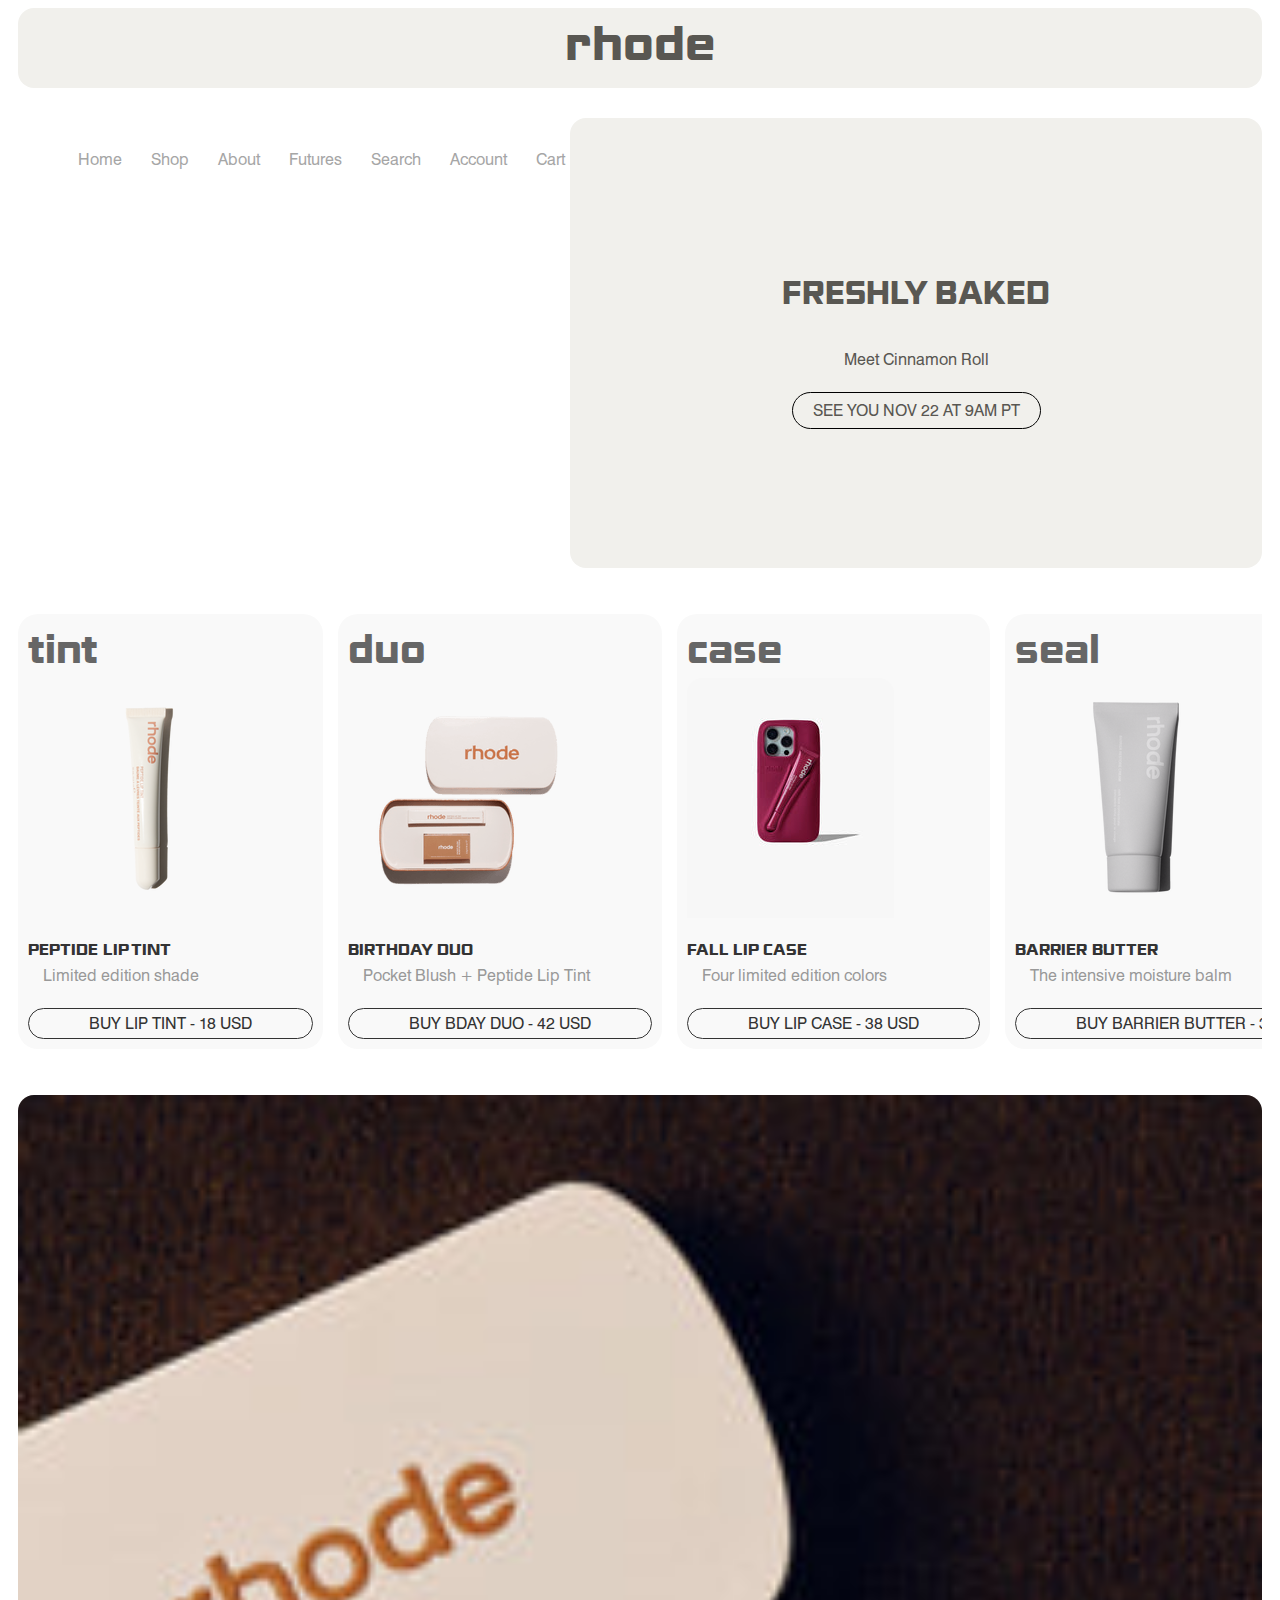
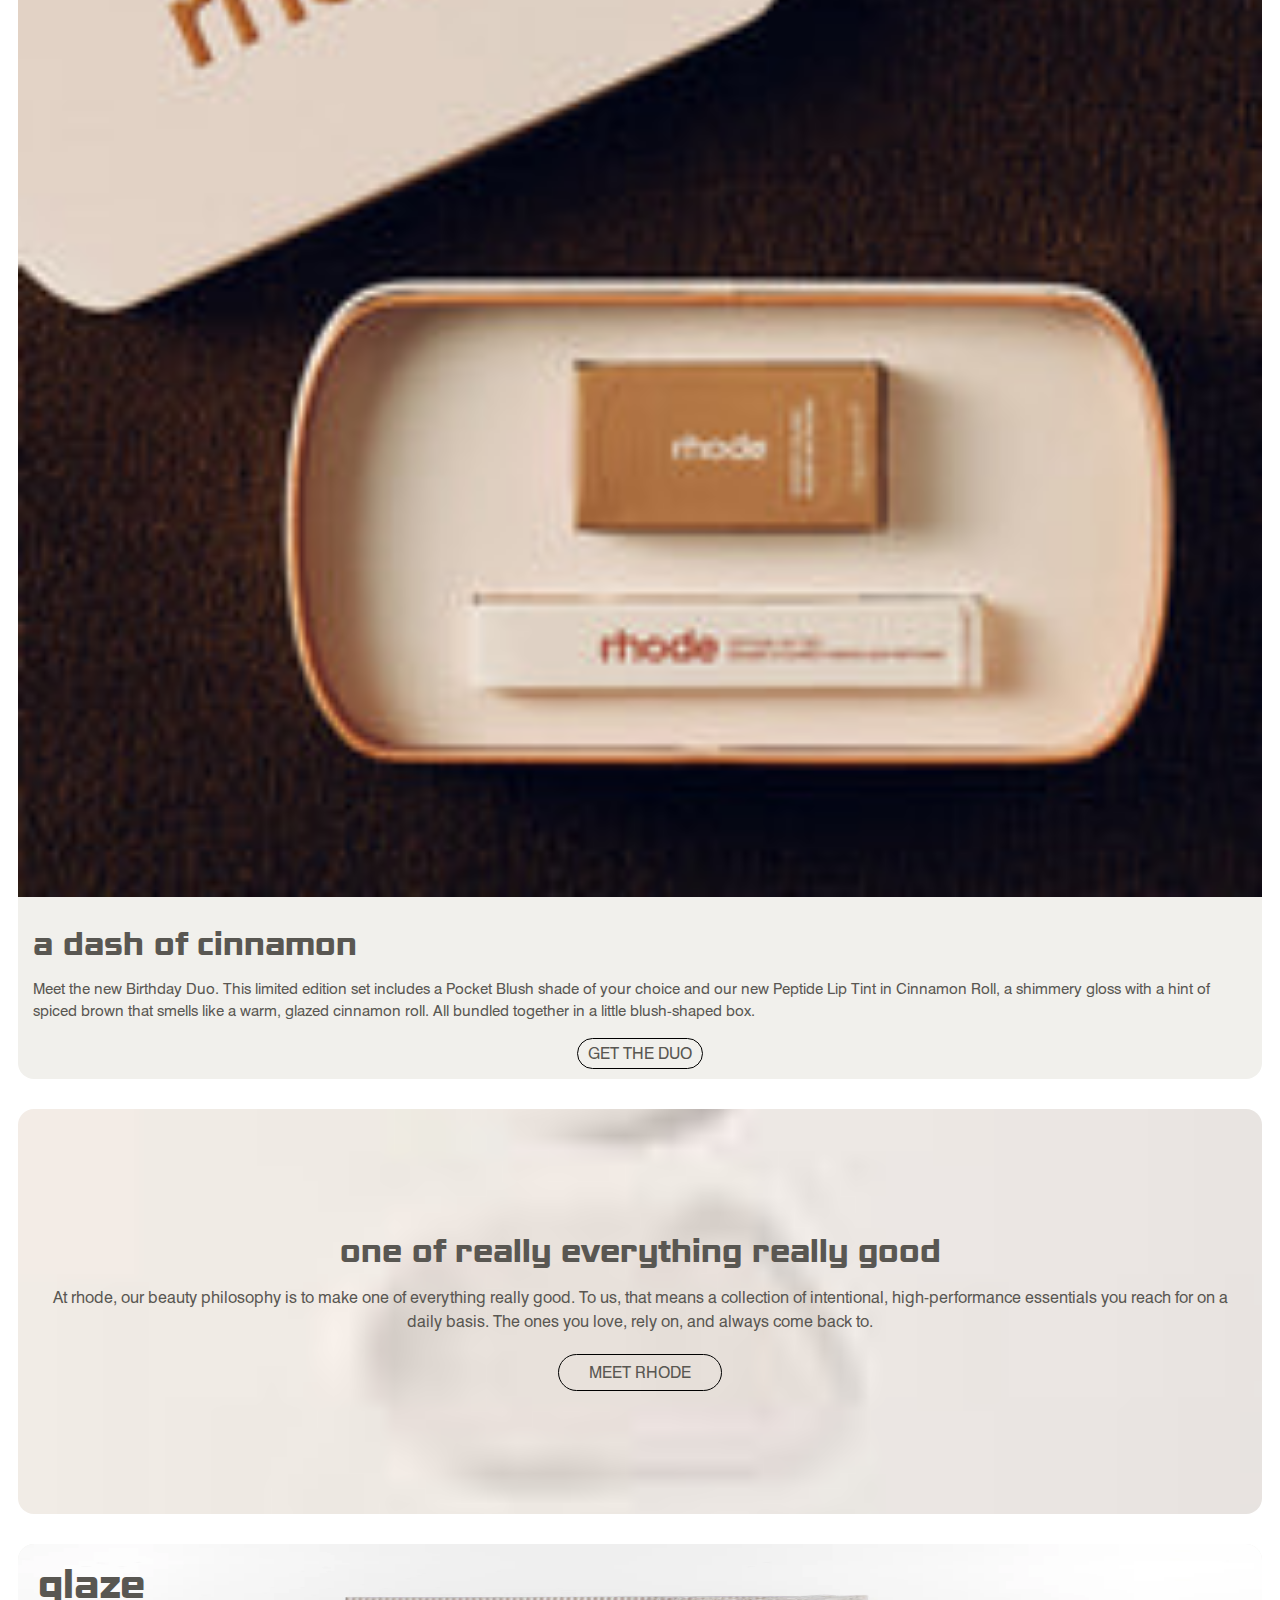
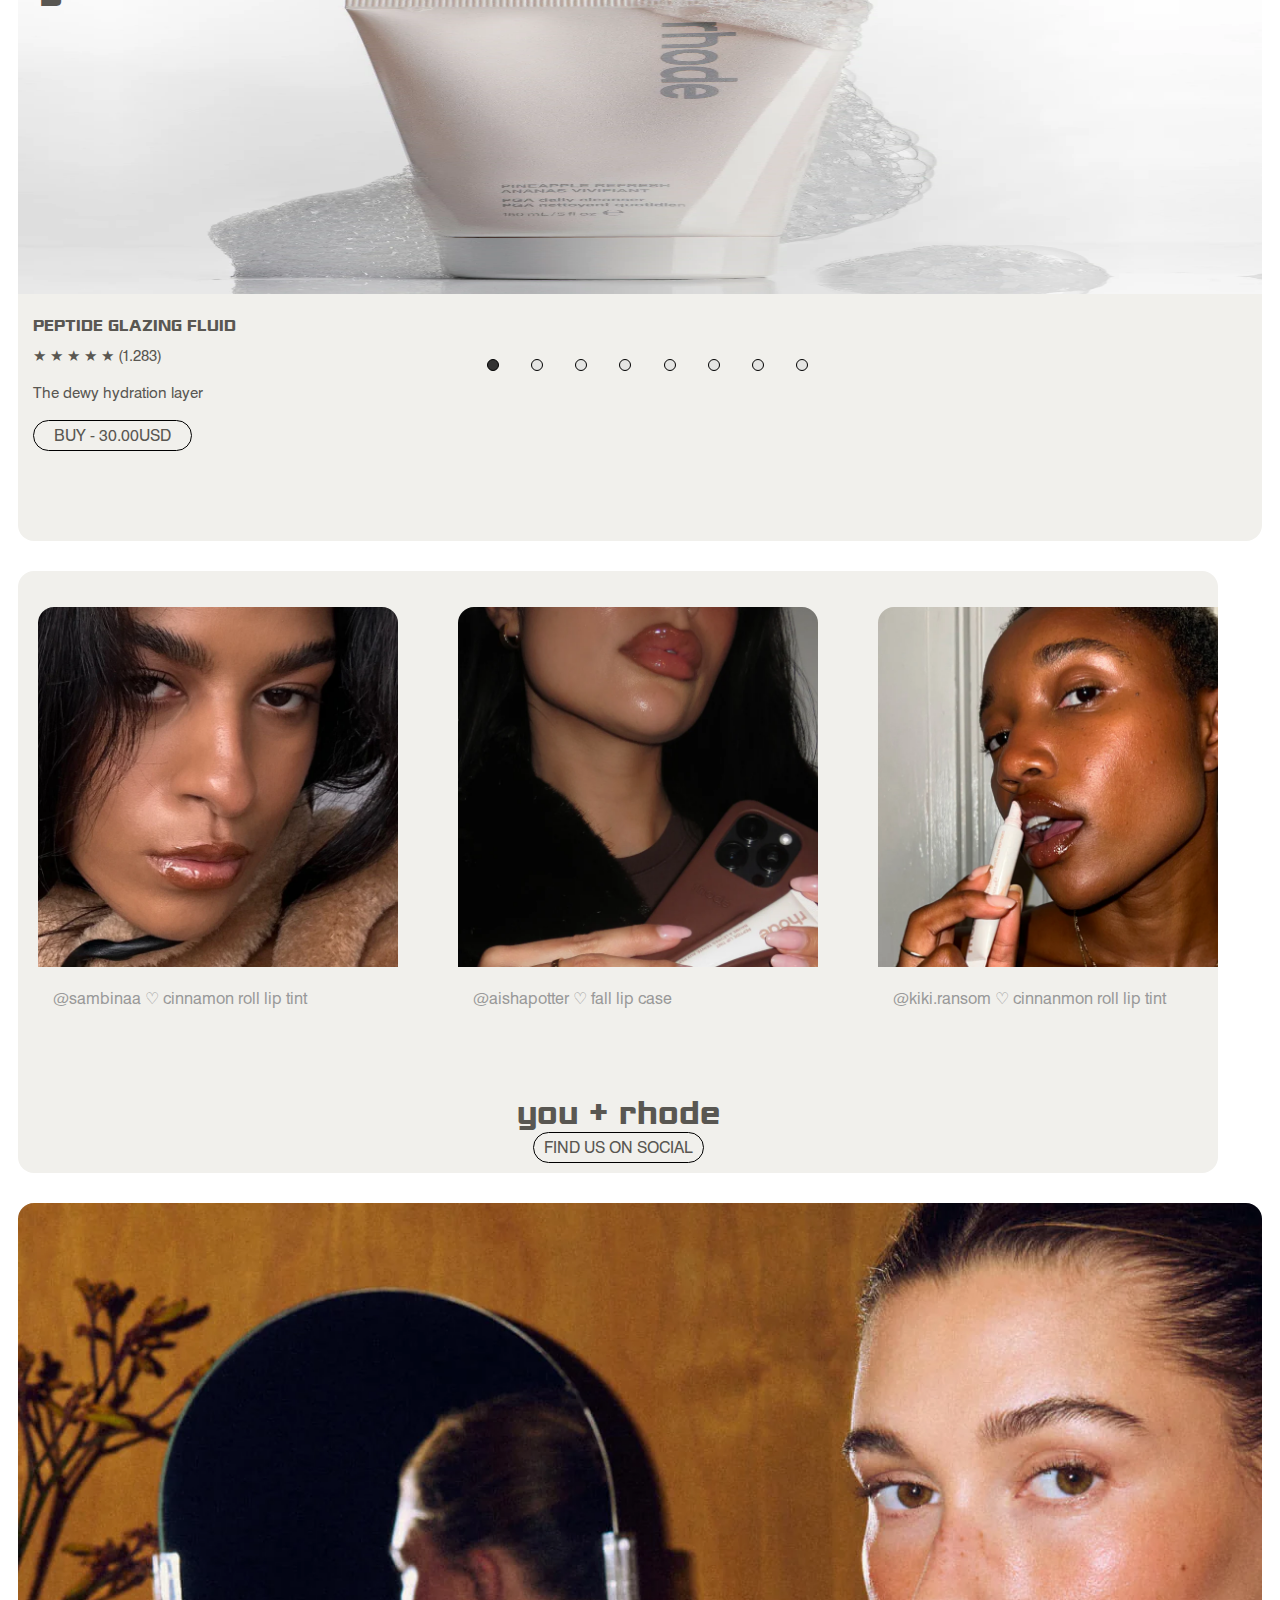
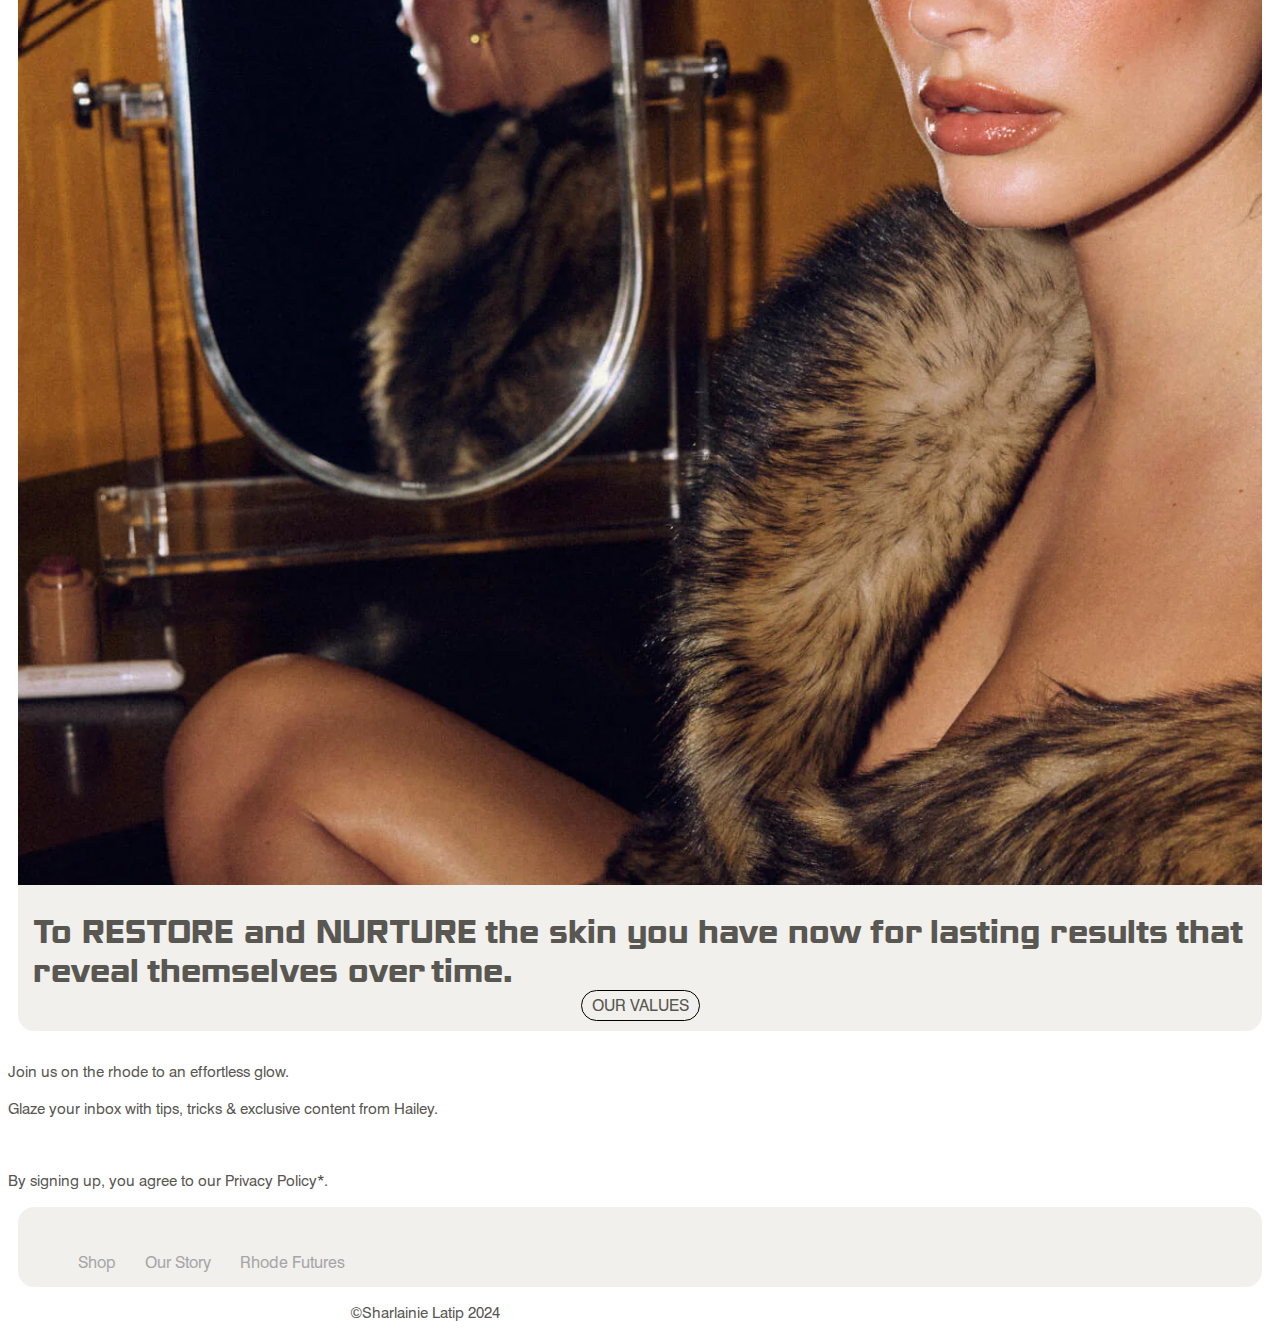
<file: index.html>
<!DOCTYPE html>
<html lang="en">
	
<head>
	<meta charset="UTF-8">
	<meta name="author" content="jouw naam">
	<meta name="viewport" content="width=device-width, initial-scale=1">
	
	<title>rhode</title>
	
	<link href="styles/style.css" rel="stylesheet">
	<link rel="icon" type="image/svg+xml" href="images/favicon.svg">
</head>



	<body>

		<header>
			<nav class="header-nav">
				<div class="h1-container">
					<a href="index.html">
					<h1>rhode</h1></a>
				</div>
				<input type="checkbox" id="check">
					<label for="check" class="checkbtn">
						<i class="material-icons" style="font-size:36px">
							<img src="images/menubar.png" alt="menu">
						</i>
					</label>
					<ul class="header-ul">
						<li><a class="active" href="index.html">Home</a></li>
						<li><a href="">Shop</a></li>
						<li><a href="">About</a></li>
						<li><a href="futures.html">Futures</a></li>
						<li><a href="">Search</a></li>
						<li><a href="">Account</a></li>
						<li><a href="">Cart</a></li>
					</ul>
				</nav>
		</header>




		<main>

		<section class="vid1-background-container">
			<h2>FRESHLY BAKED</h2>
			<p>Meet Cinnamon Roll</p>
			<div>
				<!-- <video src="videos/rhode-video.mp4"></video> -->
			</div>
			<a href="#">SEE YOU NOV 22 AT 9AM PT</a>
		</section>


		<section class="carousel1-container">
			<h2 class="h2-visually-hidden">rhode best sellers at the moment</h2> 
			<!-- h2 visually hidden maken -->
			<div class="carousel1"></div>
			<div>
				<ul class="carousel1-items">
					<li>
						<h3>tint</h3>
						<h4>PEPTIDE LIP TINT</h4>
						<P>Limited edition shade</P>
						<img src="images/menu_image-cinnamonroll_medium.png" alt="cinnamonroll liptint">
						<a href="#">BUY LIP TINT - 18 USD</a>
					</li>
					<li>
						<h3>duo</h3>
						<h4>BIRTHDAY DUO</h4>
						<P>Pocket Blush + Peptide Lip Tint</P>
						<img src="images/bdayduo-main_medium.png" alt="bday duo products">
						<a href="#">BUY BDAY DUO - 42 USD</a>
					</li>
					<li>
						<h3>case</h3>
						<h4>FALL LIP CASE</h4>
						<P>Four limited edition colors</P>
						<img src="images/product_card_-_raspberry_case_-_standing_medium.jpg" alt="raspberry phone case">
						<a href="#">BUY LIP CASE - 38 USD</a>
					</li>
					<li>
						<h3>seal</h3>
						<h4>BARRIER BUTTER</h4>
						<P>The intensive moisture balm</P>
						<img src="images/brc-2000x2000_1_2_medium.png" alt="barrier butter product">
						<a href="#">BUY BARRIER BUTTER - 38 USD</a>
					</li>
					<li>
						<h3>prep</h3>
						<h4>GLAZING MILK</h4>
						<p>The essential prep layer</p>
						<img src="images/glazing-milk-standing_medium.jpg" alt="glazing milk product">
						<a href="#">BUY GLAZING MILK - 30 USD </a>
					</li>
					<li>
						<h3>blush + tint</h3>
						<h4>THE FALL DUOS</h4>
						<p>Cozy fall combos</p>
						<img src="images/espresso-duo-product-card_3a83b671-3a65-4595-8318-56b7556eb8f8_medium.jpg" alt="">
						<a href="#">BUY THE DUO - 42 USD </a>
					</li>
					<li>
						<h3>case</h3>
						<h4>LIP CASE</h4>
						<p>Your essentials in one place</p>
						<img src="images/lip-case-vanilla-product-card_f3c74983-dec3-4ebb-a310-aa298db9a675_medium.jpg" alt="vanilla lipt tint and rhode phone case">
						<a href="#">BUY LIP CASE - 38 USD</a>
					</li>
					<li>
						<h3>the kit</h3>
						<h4>THE RHODE KIT</h4>
						<p>Four daily skin essentials</p>
						<img src="images/rhode-kit-product-card_a2ba8a70-ba98-40e0-bdd7-f9349fb01a44_medium.jpg" alt="rhode kit essentials">
						<a href="">BUY THE KIT - 109 USD</a>
					</li>
					<li>
						<h3>blush</h3>
						<h4>POCKET BLUSH</h4>
						<p>The natural flush</p>
						<img src="images/product_card_-_sleepy_girl_medium.jpg" alt="pocket blush product">
						<a href="">BUY BLUSH - 24 USD</a>
					</li>
					<li>
						<h3>lip tints</h3>
						<h4>THE PEPTIDE LIP TINTS</h4>
						<p>All four shades together</p>
						<img src="images/menu_-_sq_-_core_tints_1_medium.png" alt="4 peptide lip tints products">
						<a href="">BUY THE LIPT TINTS - 65 USD</a>
					</li>
					<li>
						<h3>the set</h3>
						<h4>THE POCKET BLUSHES</h4>
						<p>All six shades together</p>
						<img src="images/product_card_-_set-flatlay_medium.png" alt="6 pocket blushes">
						<a href="">BUY THE SET 130 USD</a>
					</li>
					<li>
						<h3>nourish</h3>
						<h4>PEPTIDE LIP TREATMEN</h4>
						<p>The nourishing lip layer</p>
						<img src="images/menu_-_rhode-vanilla_-_SQ_medium.png" alt="peptide lip treatment vanilla">
						<a href="">BUY LIP TREATMENT - 180 USD</a>
					</li>
					<li>
						<h3>lip treats</h3>
						<h4>THE PEPTIDE LIP TREATMENTS</h4>
						<p>All four scents together</p>
						<img src="images/product_card_-_treat_set_-_standing_85c75386-9c77-4c3f-9999-1ef4352d5202_medium.jpg" alt="4 scented peptide lip treatment">
						<a href="">BUY LIP TREATMENTS - 65 USD</a>
					</li>
					<li>
						<h3>cleanse</h3>
						<h4>PINEAPPLE FRESH</h4>
						<p>The daily cleanser</p>
						<img src="images/cleanser-product-card-02_medium.jpg" alt="cleanser product">
						<a href="#">BUY CLEANSER - 28 USD</a>
					</li>
					<li>
						<h3>the set</h3>
						<h4>THE BARRIER SET</h4>
						<p>Skin nourishing trio</p>
						<img src="images/barrier-set-product-card_medium.jpg" alt="the barrier set">
						<a href="#">BUY THE SET - 82 USD</a>
					</li>
					<li>
						<h3>glaze</h3>
						<h4>PEPTIDE GLAZING FLUID</h4>
						<p>The dewy hydration layer</p>
						<img src="images/product-card-glaze_medium.jpg" alt="peptide glazing fluid product">
						<a href="">BUY GLAZE - 30 USD</a>
					</li>
					<li>
						<h3>comfort</h3>
						<h4>BARRIER RESTORE CREAM</h4>
						<p>The rich recovery layer</p>
						<img src="images/brc_1_f0681be4-79d5-4ddf-bff4-55e8fdbb3b4b_medium.jpg" alt="barrier restore cream product">
						<a href="#">BUY BRC - 30 USD </a>
					</li>
				</ul>
			</div>
			<div class="carousel1-dots">
				<button data-index="0" class="active">Peptide Lip Tint</button>
				<button data-index="1">Birthday Duo</button>
				<button data-index="2">Fall Lip Case</button>
				<button data-index="3">Barrier Butter</button>
				<button data-index="4">Glazing Milk</button>
				<button data-index="5">The Fall Duos</button>
				<button data-index="6">Lip Case</button>
				<button data-index="7">The Rhode Kit</button>
				<button data-index="8">Pocket Blush</button>
				<button data-index="9">The Peptide Lip Tints</button>
				<button data-index="10">The Pocket Blushes</button>
				<button data-index="11">Peptide Lip Treatment</button>
				<button data-index="12">The Peptide Lip Treatments</button>
				<button data-index="13">Pineapple Fresh</button>
				<button data-index="14">The Barrier Set</button>
				<button data-index="15">Peptide Glazing Fluid</button>
				<button data-index="16">Barrier Restore Cream</button>
			</div>
		</section>

		<section>
			<h2>a dash of cinnamon</h2>
			<p>Meet the new Birthday Duo. This limited edition set includes a Pocket Blush shade of your choice and our new Peptide Lip Tint in Cinnamon Roll, a shimmery gloss with a hint of spiced brown that smells like a warm, glazed cinnamon roll. All bundled together in a little blush-shaped box.</p>
			<img src="images/jasmine-duos-hp_1_medium.jpg" alt="bday duo set">
			<a href="#">GET THE DUO</a>
		</section>


		<section class="img1-background-container" style="background-image: url('images/HP-swatches-mobile_697565b1-5a33-4433-82d8-d19aecc381ff_small.jpg');">
				<h2>one of really everything really good</h2>
			<p>At rhode, our beauty philosophy is to make one of everything really good. To us, that means a collection of intentional, high-performance essentials you reach for on a daily basis. The ones you love, rely on, and always come back to.</p>
			<!-- <img div="img1-container"	 src="images/HP-swatches-mobile_697565b1-5a33-4433-82d8-d19aecc381ff_small.jpg" alt="background picture"> -->
			<a href="">MEET RHODE</a>
		</section>

		<section id="justBolletjes" class="caroCarrousel" aria-label="Voorbeeld met alleen bolletjes" tabIndex="-1">
			<ul>
			  <li id="element1">
				<h3>glaze</h3>
				<h4>PEPTIDE GLAZING FLUID</h4>
				<p> ★ ★ ★ ★ ★ (1.283)</p>
				<p>The dewy hydration layer</p>
				<img src="images/home-section-carrousel2-/cleanse1-carrousel.webp" alt="pineapple refresh" />
				<a class="btn-carousel" href="">BUY - 30.00USD</a>
			</li>
			  <li id="element2">
				<h3>prep</h3>
				<h4>GLAZING MILK</h4>						
				<p>THe essential prep layer</p>
				<img src="images/home-section-carrousel2-/cleanse1-carrousel.webp" alt="glazing milk" />
				<a class="btn-carousel" href="">BUY - 30.00USD</a>
			</li>
			  <li id="element3">
				<h3>comfort</h3>
				<h4>PEPTIDE GLAZING FLUID</h4>
				<p>The dewy hydration layer</p>
				<img src="images/home-section-carrousel2-/prep2-carrousel.webp" alt="peptide glazing fluid" />
				<a class="btn-carousel" href="">BUY - 30.00USD</a>
			</li>
			  <li id="element4">
				<h3>comfort</h3>
				<h4>BARRIER RESTORE CREAM</h4>
				<p>The rich recovery layer</p>
				<img src="images/home-section-carrousel2-/glaze3-carrousel.webp" alt="barrier restore cream" alt="kittens" />
				<a class="btn-carousel" href="">BUY - 30.00USD</a>
			</li>
			  <li id="element5">
				<h3>seal</h3>
				<h4>BARRIER BUTTER</h4>
				<p>The intensive moisture balm</p>
				<img src="images/home-section-carrousel2-/comfort4-carrousel.jpg" alt="barrier butter" alt="kittens" />
				<a class="btn-carousel" href="">BUY - 22.00USD</a>
			</li>
			  <li id="element6">
				<h3>nourish</h3>
				<h4>PEPTIDE LIP TREATMENT</h4>
				<p>The nourishing layer</p>
				<img src="images/home-section-carrousel2-/seal5-carrousel.webp" alt="peptide lip treatment" />
				<a class="btn-carousel" href="">BUY - 18.00USD</a>
			</li>
			  <li id="element7">
				<h3>tint</h3>
				<h4>PEPTIDE LIPTINT</h4>
				<p>The tinted lip layer</p>
				<img src="images/home-section-carrousel2-/tint7-carrousel.webp" alt="peptide liptint" />
				<a class="btn-carousel" href="#">BUY - 18.00USD</a>
			</li>
			  <li id="element8">
				<h3>blush</h3>
				<h4>POCKET BLUSH</h4>
				<p>The natural flush</p>
				<img src="images/home-section-carrousel2-/blush8-carrousel.webp" alt="blush" />
				<a class="btn-carousel" href="#">BUY - 24.00USD</a>
			</li>
			</ul>
			
			<nav>
				<ul>
				  <li><a href="#element1" aria-label="go to element1"></a></li>
				  <li><a href="#element2" aria-label="go to element2"></a></li>
				  <li><a href="#element3" aria-label="go to element3"></a></li>
				  <li><a href="#element4" aria-label="go to element4"></a></li>
				  <li><a href="#element5" aria-label="go to element5"></a></li>
				  <li><a href="#element6" aria-label="go to element6"></a></li>
				  <li><a href="#element7" aria-label="go to element7"></a></li>
				  <li><a href="#element8" aria-label="go to element8"></a></li>
				</ul>
			  </nav>
			</section>





		  
		<section class="carousel3-container">
			<h2>you + rhode</h2>
			<div class="carousel3">
			<ul class="carousel3-items">
				<li>
					<p>@sambinaa ♡ cinnamon roll lip tint</p>
					<img src="images/home-section-carrousel3/sambina-img.webp" alt="sambina's favorite product">
				</li>
				<li>
					<p>@aishapotter ♡ fall lip case</p>
					<img src="images/home-section-carrousel3/aishapotter-img.webp" alt="aishapotter's favorite product">
				</li>
				<li>
					<p>@kiki.ransom ♡ cinnanmon roll lip tint</p>
					<img src="images/home-section-carrousel3/kiki.ransom-img.webp" alt="kiki's favorite product">
				</li>
				<li>
					<p>@xoxotsumi ♡ cinnamon roll lip tint</p>
					<img src="images/home-section-carrousel3/xoxotsumi-img.webp" alt="sumi's favorite product">
				</li>
				<li>
					<p>@evarankiin ♡ barrier butter</p>
					<img src="images/home-section-carrousel3/evarankiin-img.webp" alt="eva's favorite product">
				</li>
			</ul>
		</div>
			<a href="">FIND US ON SOCIAL</a>
		</section>

		<section>
			<h2>To RESTORE and NURTURE the skin you have now for lasting results that reveal themselves over time.</h2>
			<img src="images/img-section7.webp" alt="hailey bieber">
			<a href="">OUR VALUES</a>
		</section>

	</main>

	<footer>
	
		<p>Join us on the rhode to an effortless glow.</p>
		<p>Glaze your inbox with tips, tricks & exclusive content from Hailey.</p>
	
		<form action="EmailAdress">
				<a href="">SUBSCRIBE</a>
		</form>
	
		<p>By signing up, you agree to our Privacy Policy*.</p>
	
		<nav>
		  <ul>
			<li><a href="shop.html">Shop</a></li>
			<li><a href="our-story.html">Our Story</a></li>
			<li><a href="futures.html">Rhode Futures</a></li>
		  </ul>
		</nav>
	
			<p>&copy;Sharlainie Latip 2024</p>
	  </footer>

	  <script defer src="scripts/script.js"></script>

	</body>
	

	

</html>
</file>
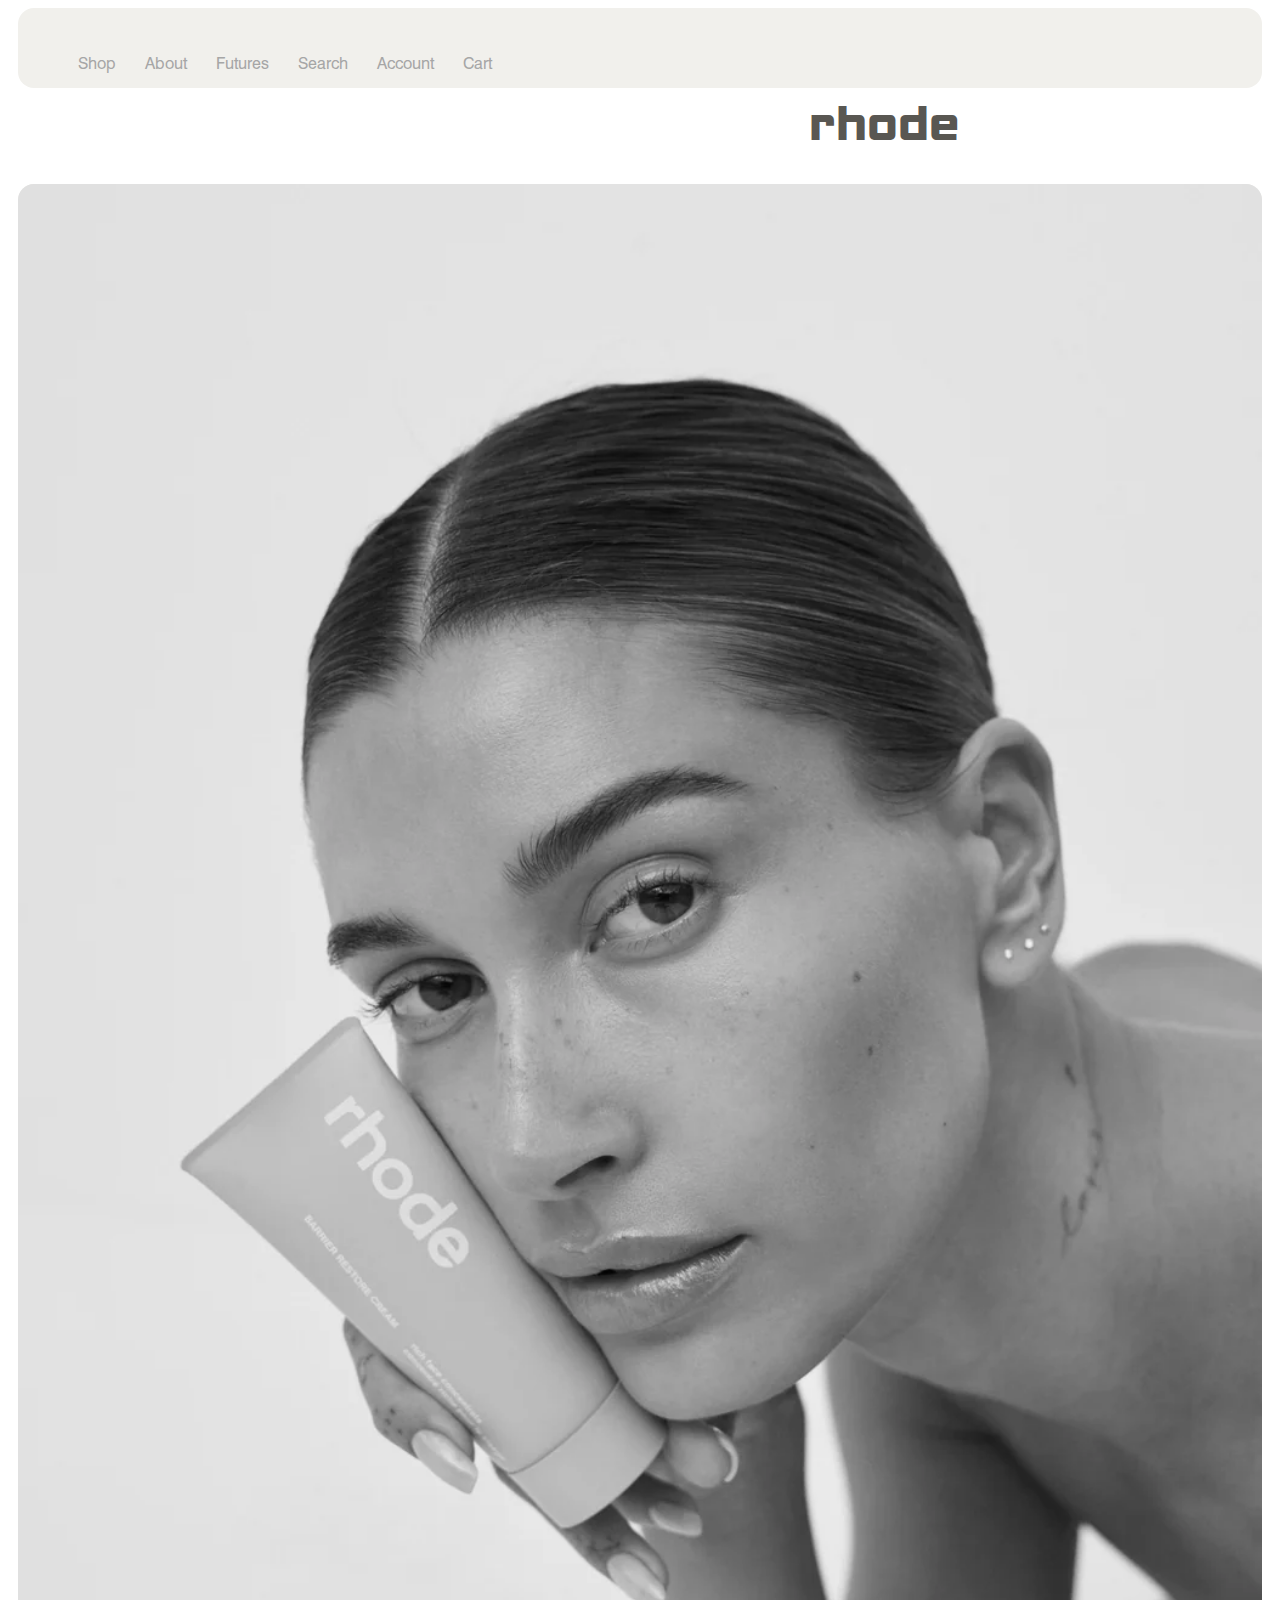
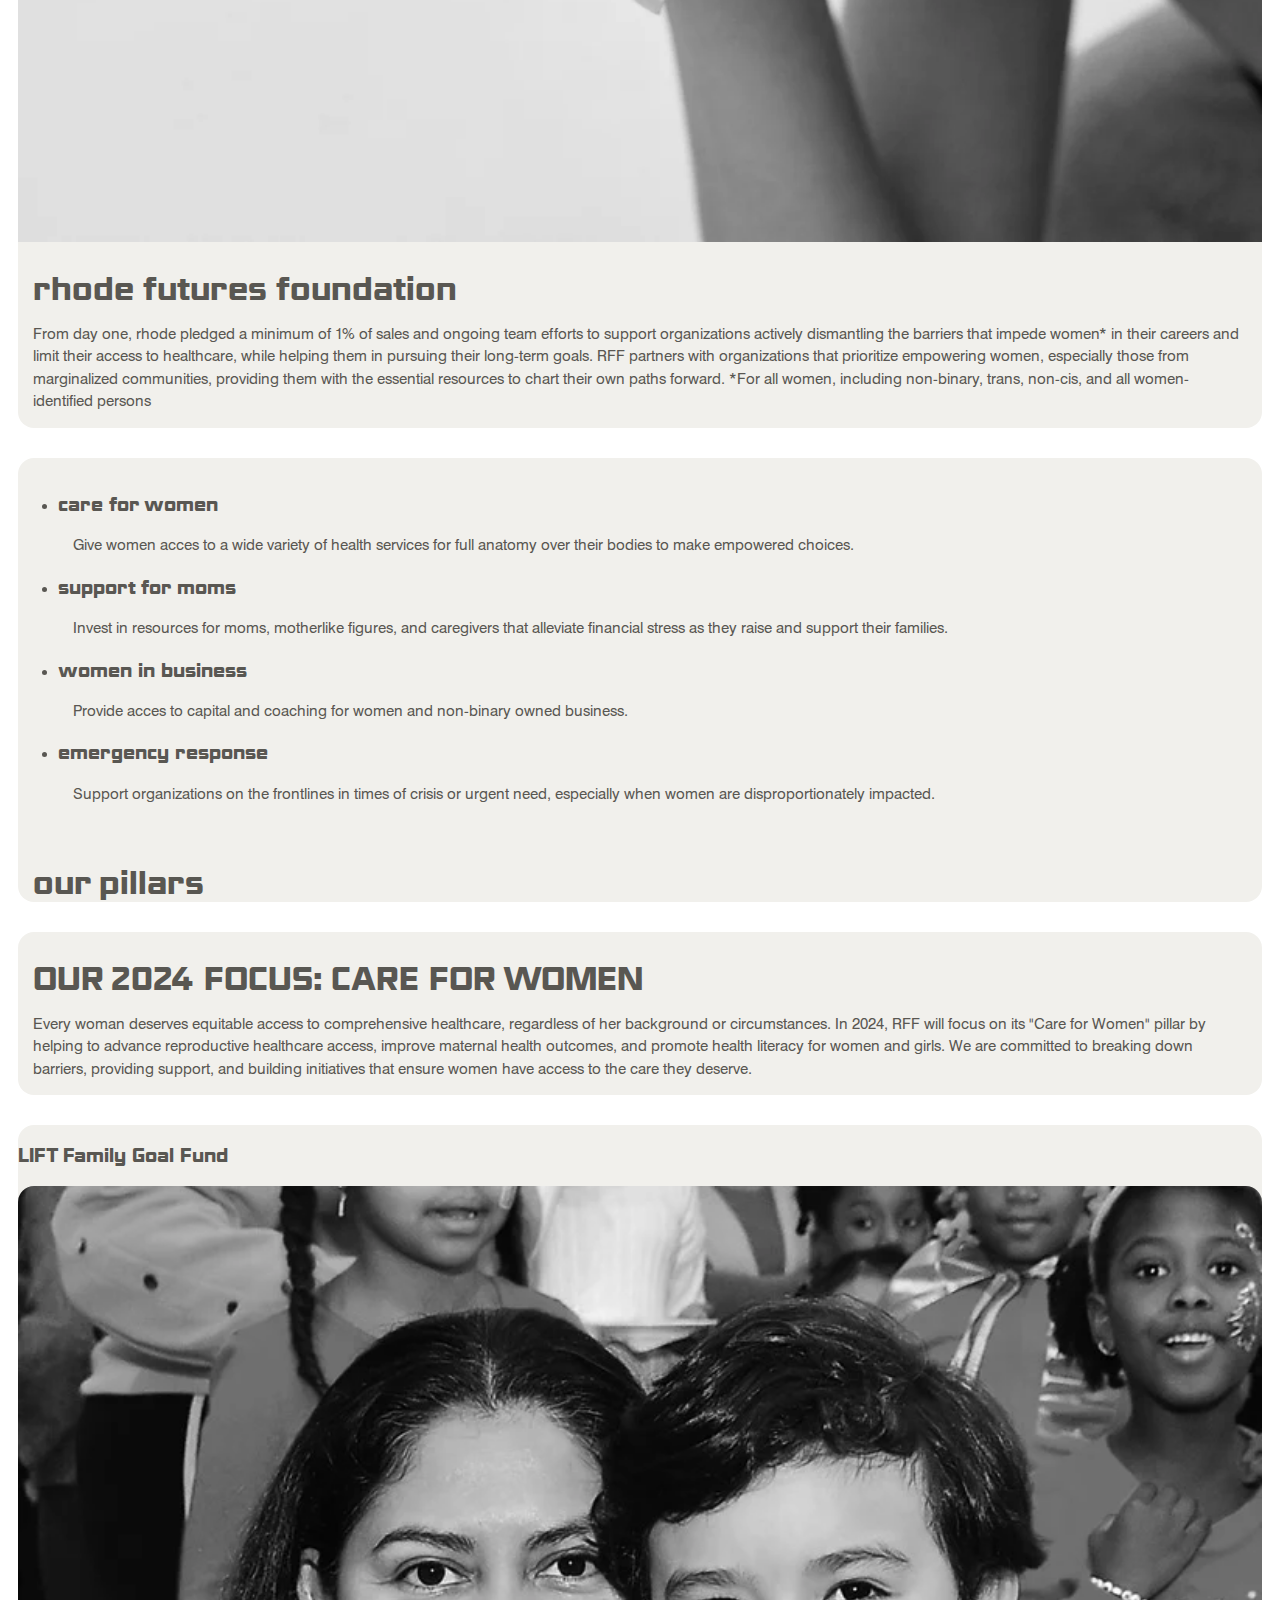
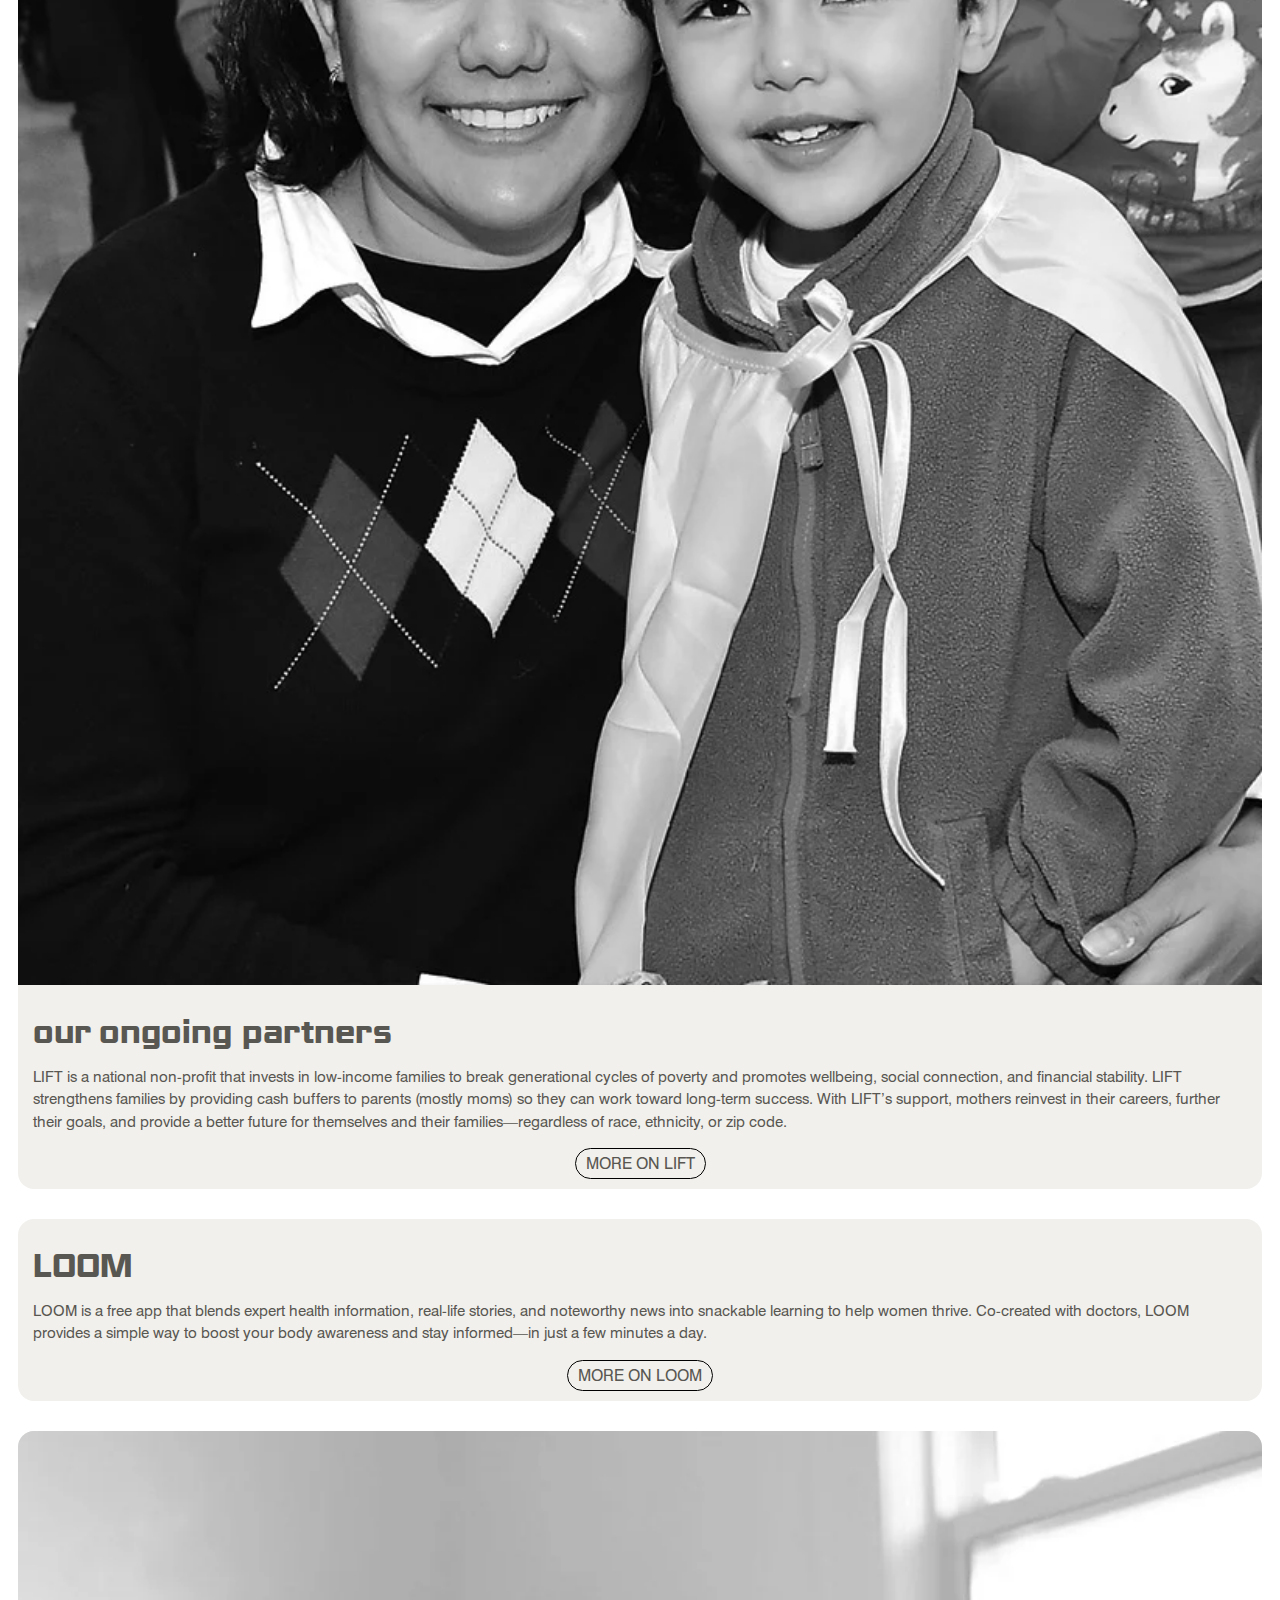
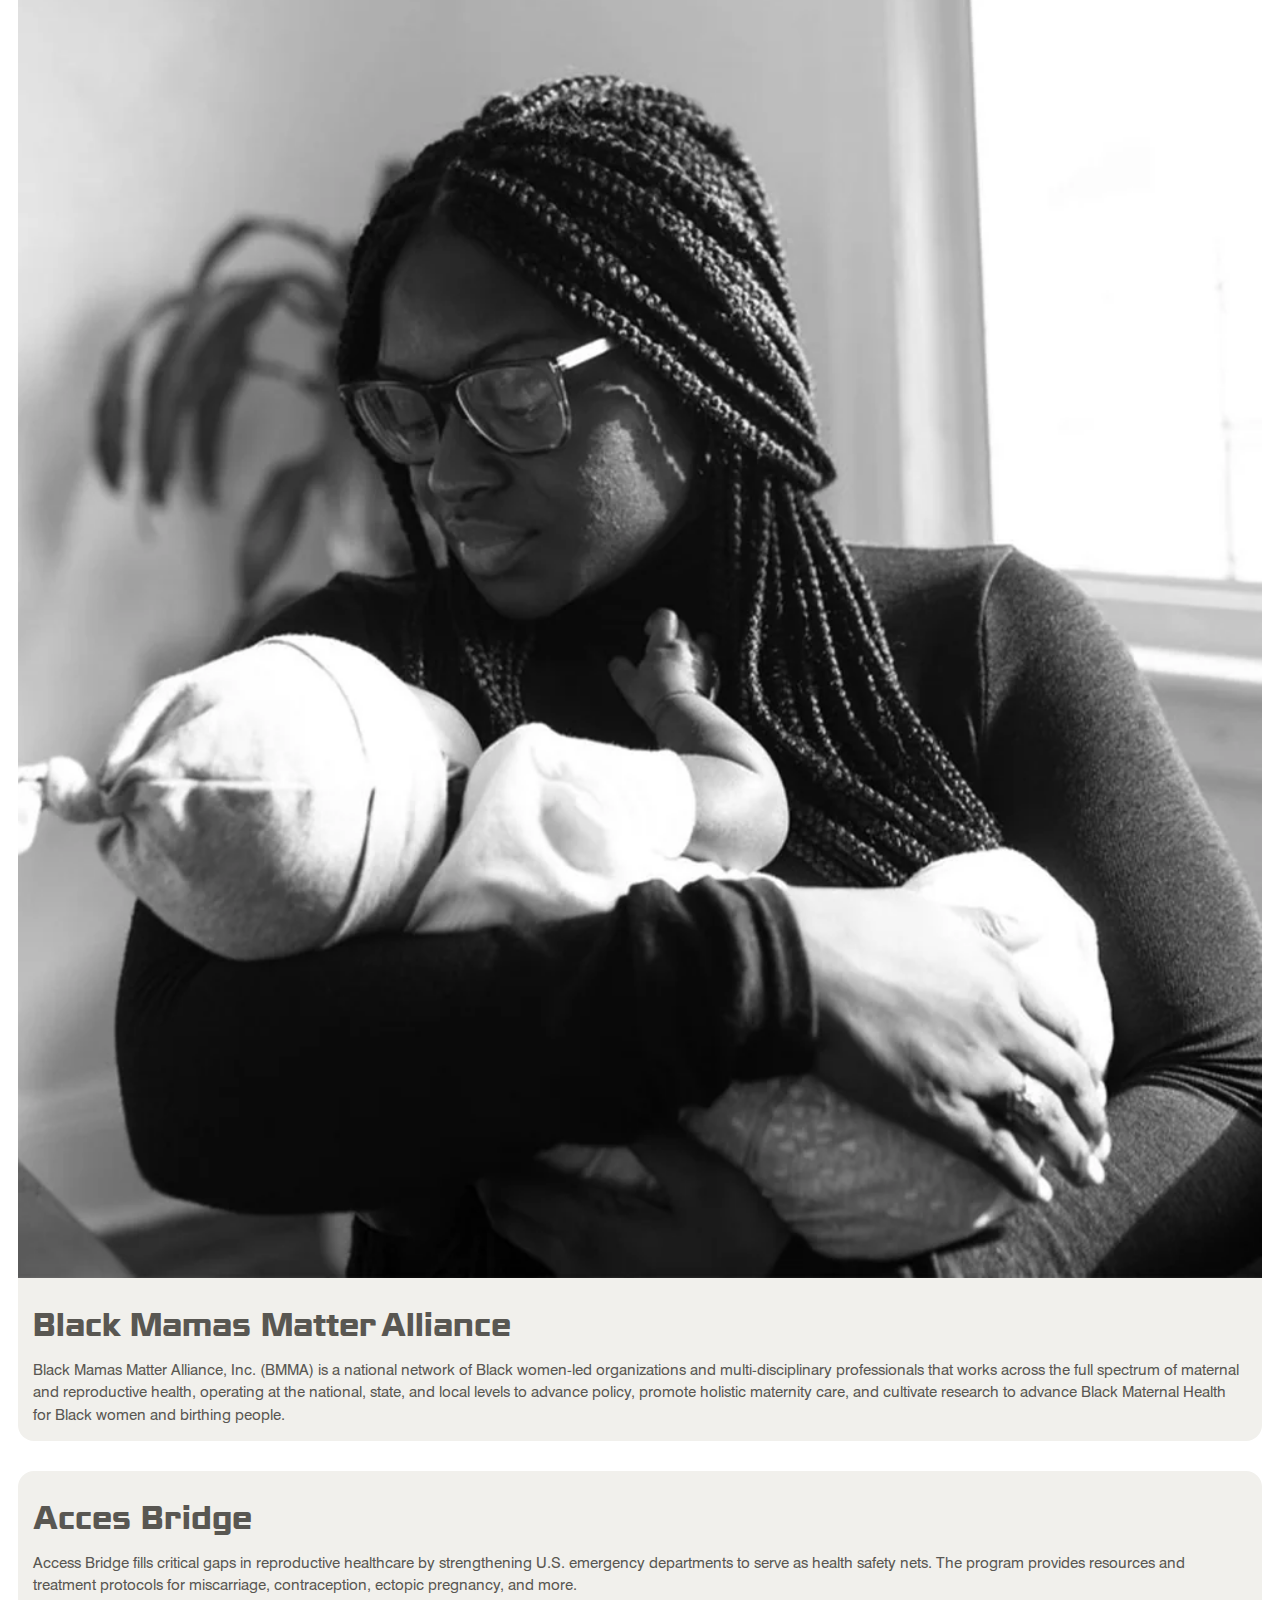
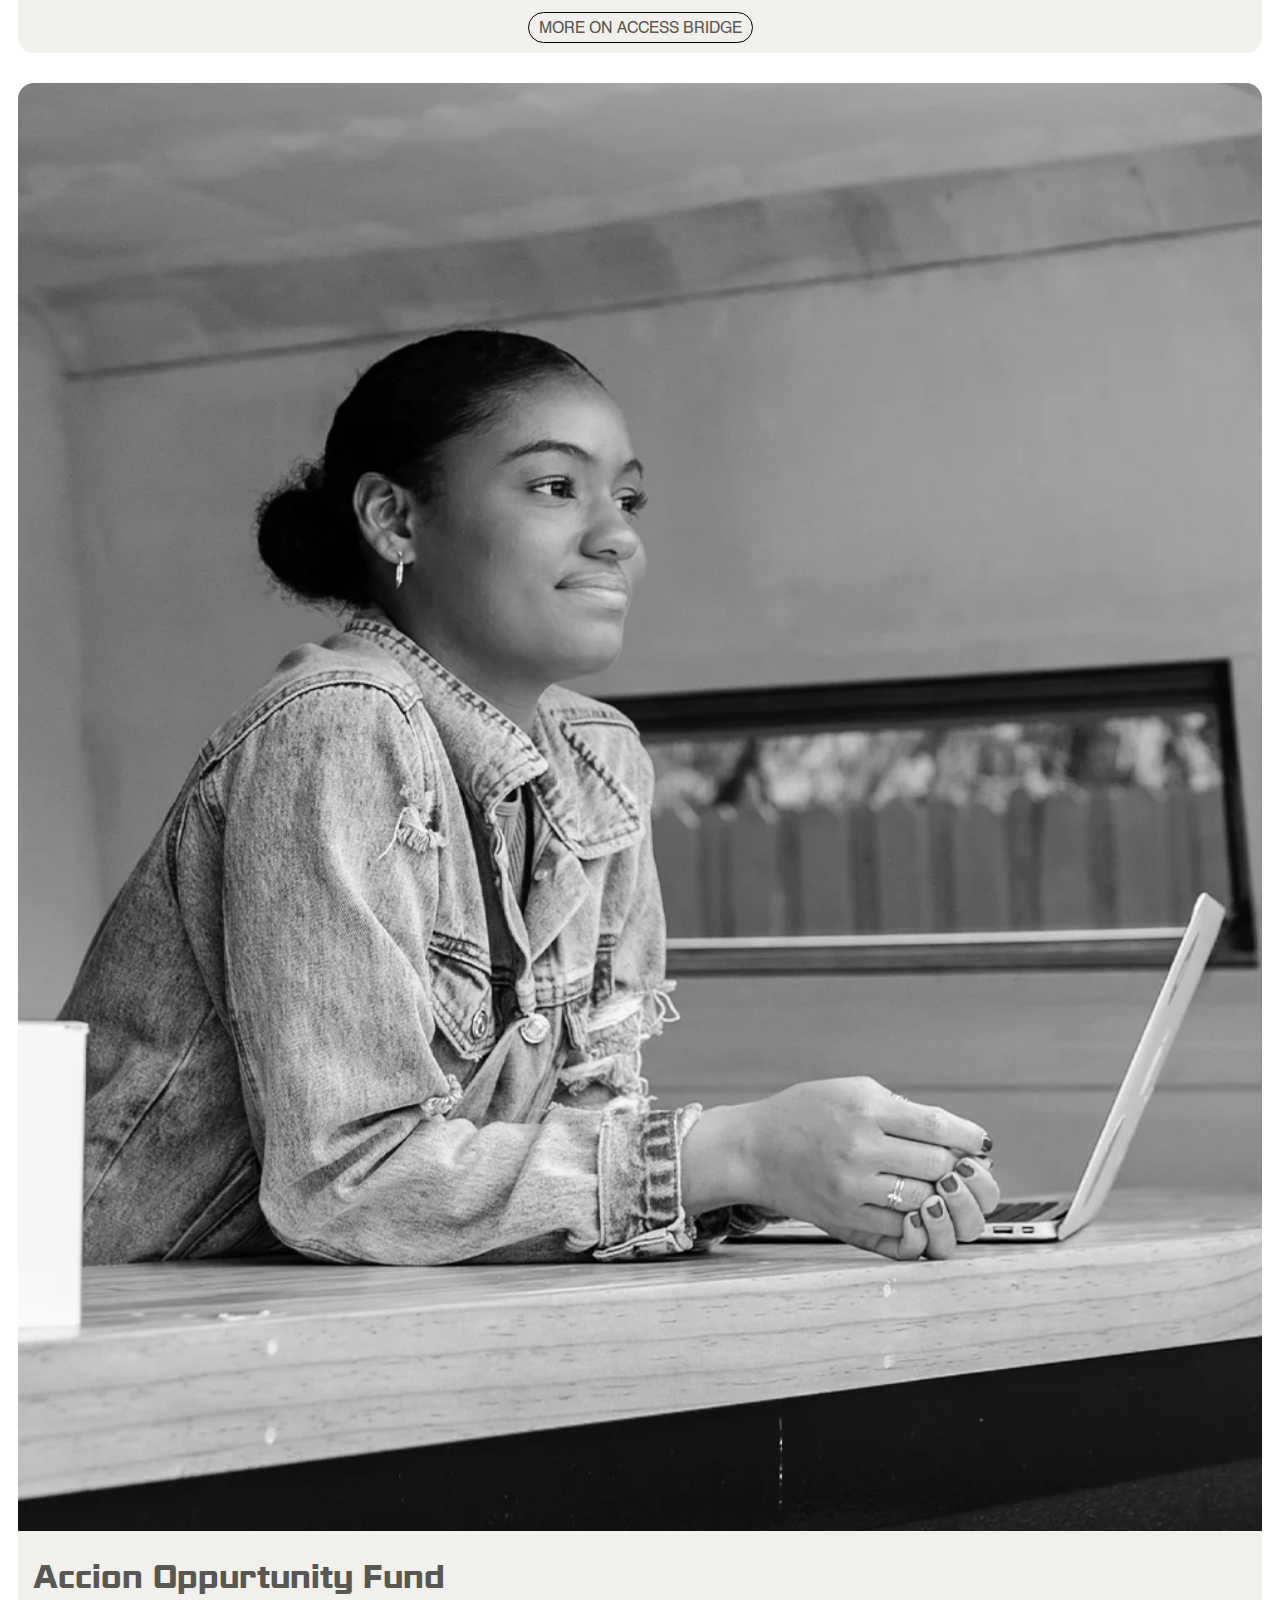
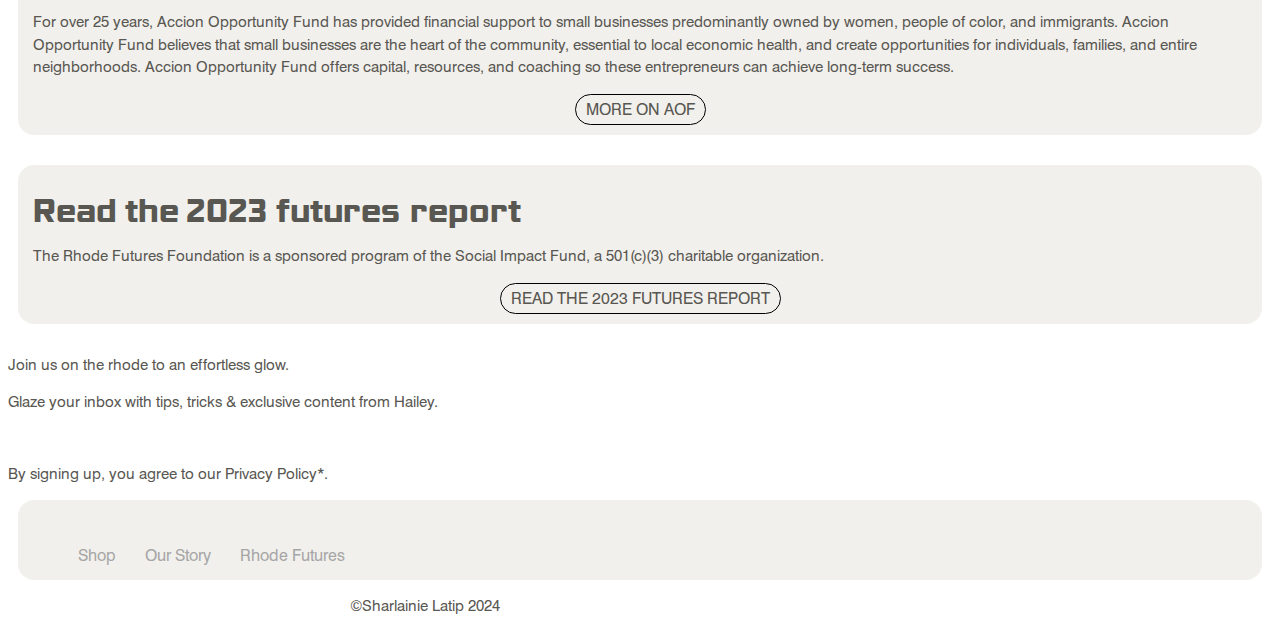
<file: futures.html>
<!DOCTYPE html>
<html lang="en">
	
<head>
	<meta charset="UTF-8">
	<meta name="author" content="jouw naam">
	<meta name="viewport" content="width=device-width, initial-scale=1">
	
	<title>Howdy FED2425</title>
	
	<link href="styles/style.css" rel="stylesheet">
	<link rel="icon" type="image/svg+xml" href="images/favicon.svg">
</head>

<body>
    <header>
        <nav>
          <ul>
            <li><a href="">Shop</a></li>
            <li><a href="">About</a></li>
            <li><a href="futures.html">Futures</a></li>
            <li><a href="">Search</a></li>
            <li><a href="">Account</a></li>
            <li><a href="">Cart</a></li>
          </ul>
        </nav>
      </header>
    <h1>rhode</h1>

    <main>

        <section>
            <h2>rhode futures foundation</h2>
            <p>From day one, rhode pledged a minimum of 1% of sales and ongoing team efforts to support organizations actively dismantling the barriers that impede women* in their careers and limit their access to healthcare, while helping them in pursuing their long-term goals. RFF partners with organizations that prioritize empowering women, especially those from marginalized communities, providing them with the essential resources to chart their own paths forward. *For all women, including non-binary, trans, non-cis, and all women-identified persons</p>
            <img src="images/futures-img/rhode-futures-foundation-img.webp" alt="rhode futures">
        </section>

        <section>
            <h2>our pillars</h2>
            <ul>
                <li>
                    <h3>care for women</h3>
                    <p>Give women acces to a wide variety of health services for full anatomy over their bodies to make empowered choices.</p>
                </li>
                <li>
                    <h3>support for moms</h3>
                    <p>Invest in resources for moms, motherlike figures, and caregivers that alleviate financial stress as they raise and support their families.</p>
                </li>
                <li>
                    <h3>women in business</h3>
                    <p>Provide acces to capital and coaching for women and non-binary owned business.</p>
                </li>
                <li>
                    <h3>emergency response</h3>
                    <p>Support organizations on the frontlines in times of crisis or urgent need, especially when women are disproportionately impacted.</p>
                </li>
            </ul>
        </section>

        <section>
            <h2> OUR 2024 FOCUS: CARE FOR WOMEN</h2>
            <p>Every woman deserves equitable access to comprehensive healthcare, regardless of her background or circumstances. In 2024, RFF will focus on its "Care for Women" pillar by helping to advance reproductive healthcare access, improve maternal health outcomes, and promote health literacy for women and girls. We are committed to breaking down barriers, providing support, and building initiatives that ensure women have access to the care they deserve.</p>
        </section>

        <section>
            <h2>our ongoing partners</h2>
            <h3>LIFT Family Goal Fund</h3>
            <p>LIFT is a national non-profit that invests in low-income families to break generational cycles of poverty and promotes wellbeing, social connection, and financial stability. LIFT strengthens families by providing cash buffers to parents (mostly moms) so they can work toward long-term success. With LIFT’s support, mothers reinvest in their careers, further their goals, and provide a better future for themselves and their families—regardless of race, ethnicity, or zip code.</p>
            <img src="images/futures-img/lift-img.webp" alt="lift family goal fund">
            <a href="">MORE ON LIFT</a>
        </section>

        <section>
            <h2>LOOM</h2>
            <p>LOOM is a free app that blends expert health information, real-life stories, and noteworthy news into snackable learning to help women thrive. Co-created with doctors, LOOM provides a simple way to boost your body awareness and stay informed—in just a few minutes a day.</p>
            <a href="">MORE ON LOOM</a>
        </section>

        <section>
            <h2>Black Mamas Matter Alliance</h2>
            <p>Black Mamas Matter Alliance, Inc. (BMMA) is a national network of Black women-led organizations and multi-disciplinary professionals that works across the full spectrum of maternal and reproductive health, operating at the national, state, and local levels to advance policy, promote holistic maternity care, and cultivate research to advance Black Maternal Health for Black women and birthing people.</p>
            <img src="images/futures-img/bbma-img.webp" alt="black mamas matter alliance">
        </section>

        <section>
            <h2>Acces Bridge</h2>
            <p>Access Bridge fills critical gaps in reproductive healthcare by strengthening U.S. emergency departments to serve as health safety nets. The program provides resources and treatment protocols for miscarriage, contraception, ectopic pregnancy, and more.</p>
            <a href="">MORE ON ACCESS BRIDGE</a>
        </section>

        <section>
            <h2>Accion Oppurtunity Fund</h2>
            <p>For over 25 years, Accion Opportunity Fund has provided financial support to small businesses predominantly owned by women, people of color, and immigrants. Accion Opportunity Fund believes that small businesses are the heart of the community, essential to local economic health, and create opportunities for individuals, families, and entire neighborhoods. Accion Opportunity Fund offers capital, resources, and coaching so these entrepreneurs can achieve long-term success.</p>
            <img src="images/futures-img/accion-img.webp" alt="accion">
            <a href="">MORE ON AOF</a>
        </section>

        <section>
            <h2>Read the 2023 futures report</h2>
            <!-- maak h2 visually hidden -->
            <p>The Rhode Futures Foundation is a sponsored program of the Social Impact Fund, a 501(c)(3) charitable organization.</p>
            <a href="">READ THE 2023 FUTURES REPORT</a>
        </section>

    </main>

    <footer>
	
		<p>Join us on the rhode to an effortless glow.</p>
		<p>Glaze your inbox with tips, tricks & exclusive content from Hailey.</p>
	
		<form action="EmailAdress">
				<a href="">SUBSCRIBE</a>
		</form>
	
		<p>By signing up, you agree to our Privacy Policy*.</p>
	
		<nav>
		  <ul>
			<li><a href="shop.html">Shop</a></li>
			<li><a href="our-story.html">Our Story</a></li>
			<li><a href="futures.html">Rhode Futures</a></li>
		  </ul>
		</nav>
	
		<p>&copy;Sharlainie Latip 2024</p>
	  </footer>

      <script defer src="scripts/script.js"></script>
      
</body>



</html>
</file>
<file: styles/style.css>
/**************/
/* CSS REMEDY */
/**************/
*, *::after, *::before {
  box-sizing:border-box;  
}

*, *::before, *::after {
  box-sizing: border-box;
}


:root {
	--maxWidth:32rem;
}

body {
	grid-template-columns: minmax(auto, var(--maxWidth));
	justify-content:center;
}




/*********************/
/* CUSTOM PROPERTIES */
/*********************/
:root {
	/* startje */
	--color-text:#111;
	--color-background:#eee;
}





/****************/
/* JOUW STYLING */
/****************/

/* jouw code */

body {
  background-color: white;
  color: #595752;
}

@font-face {
    font-family: "rhodefont";
    font-weight: bold;
    src: url('../fonts/NNRektoratWeb-Heavy1.woff2');
}

@font-face {
  font-family: "rhodefont";
  font-weight: normal;
  src: url('../fonts/testfont1.woff2');
}

@font-face {
  font-family: "rhodefont";
  font-weight: thin;
  src: url('../fonts/testfont2.woff2');
}

h2 {
  font-family: "rhodefont";
  font-weight: bold;
}


/* voorbeeldjes van bold en normal, copy paste dit per element */
h3 {
  font-family: "rhodefont";
  font-weight: bold;
}

h4 {
  font-family: "rhodefont";
  font-weight: bold;
}

p {
  font-family: "rhodefont";
  font-weight: normal;
  font-size: 15px;
  line-height: 1.5;
}

a {
  font-family: "rhodefont";
  font-weight: normal;
}

/* WAAR HEADER STYLING BEGINT */

nav {
    background:#F1F0EC;
    height: 80px;
    max-width: 100%;
    border-radius: 1em;
    margin-left: 10px;
    margin-right: 10px;
}

h1 {
  font-size: 3em;
  position: relative;
  align-items: center;
  text-align: center;
  margin-top: 0px;
  padding-top: 5px;
  font-family: "rhodefont";
  font-weight: bold;
  color: #595752;
}

nav ul {
    float: left;
}

nav ul li {
    display: inline-block;
    line-height: 80px;
    margin: 0 5px;
    margin-left: 20px;
}

nav ul li a {
    color: #A6A6A6;
    font-size: 16px;
}

a:hover, a:active {
    background: white;
    transition: 0.5s;
}

.checkbtn {
  position: relative;
  font-size: 30px;
  float: left;
  line-height: 70px;
  margin-left: 15px;
  cursor: pointer;
  display: none;
}

.checkbtn img {
    max-width: .75em;
}

#check {
    display: none;
}

@media (max-width:952px) {
    nav ul li a {
        font-size: 16px;
    }
}

@media (max-width: 858px) {
    .checkbtn {
        display: block;
    }
    .header-ul {
        position: fixed;
        margin-left: 1em;
        margin-right: 1em;
        border-radius: 1em;
        width: 100%;
        height: 100vh;
        background: #F1F0EC;
        top: 100px;
        left: -100%;
        text-align: center;
        opacity: 0%;
        transform: translateY(-50px);
        transition: all .5s ease-in-out;
    }
    nav ul li {
        display: inline-block;
        margin: 50px 10px;
        line-height: 20px;
    }
    nav ul li a {
        font-size: 16px;
        border-bottom: 1px solid black;
    }
    a:hover, a:active{
        background: none;
        color: #595752;
        animation: dropdown;
        border-bottom: 1px solid #595752;
    }
    #check:checked ~ .header-ul {
        left: 0;
        opacity: 1;
        transform: translateY(0);
    }

    @keyframes dropdown {
      from {
          opacity: 0; /* Start met transparantie */
          transform: translateY(-50px); /* Beweeg naar beneden */
      }
      to {
          opacity: 1; /* Volledig zichtbaar */
          transform: translateY(0); /* Op de originele plaats */
      }
    }
}

a {
    text-decoration: none;
    list-style: none;
    color: white;
}

/* EINDE VAN HEADER STYLING */

/* BEGIN STYLING VAN CAROUSEL1 */

.carousel1-container {
  max-width: 100%;
  margin-left: 10px;
  margin-right: 10px;
  overflow: hidden;
  margin: 10px;
  text-align: center;
  position: relative; 
  background-color: white;
}

.carousel1 {
  display: flex;
  justify-content: center;
  flex-wrap: nowrap;
}

.carousel1-items {
  list-style-type: none;
  display: flex; 
  width: 100%;
  overflow: hidden;
  flex-wrap: nowrap; 
  overflow-x: auto; 
  padding: 0px;
  gap: 15px; 
  scrollbar-width: none;
  background-color: white;
}

.carousel1-items li {
  /* flex: 0 0 400px;  */
  /* width: 250px; */
  max-width: 100%;
  margin: 0;
  padding: 0;
  display: flex; 
  flex-direction: column; 
  justify-content: flex-start;
  align-items: flex-start;
  background-color: #f9f9f9; 
  border-radius: 20px; 
  padding: 10px 10px;
  box-sizing: border-box;
  order: 0;
}

.carousel1-items li h3 {
  font-size: 40px;
  color: #666;
  margin-bottom: 5px;
  margin-top: 0px;
  order: 1;  
}

.carousel1-items li img {
  align-items: center;
  max-width: 100%; 
  height: auto; 
  order: 2;  
}

.carousel1-items li h4 {
  font-size: 16px;
  color: #333;
  font-weight: bold;
  margin-bottom: 0px;
  order: 3;  
}

.carousel1-items li p {
  font-size: 16px;
  color: #999;
  margin-top: 5px;
  margin-bottom: 20px;
  margin-right: 1em;
  text-align: center;
  order: 4;  
}

.carousel1-items li a {
  display: inline-flex; 
  align-items: center;
  white-space: nowrap;
  margin: 0px 10px;
  max-width: 100%;
  box-sizing: border-box;
  background-color: #f9f9f9;
  border: 1px solid #333;
  color: #333;
  text-decoration: none;
  padding: 5px 60px ;
  border-radius: 20px;
  font-size: 16px;
  transition: background-color 0.3s;
  order: 5;
  margin: 0px auto 0;

}

.carousel1-items a:hover {
  background-color: #fff; /* Donkerdere achtergrond bij hover */
}

/* BEGIN STYLING VAN CAROUSEL1-DOTS */

.carousel1-dots {
  display: flex;
  justify-content: center;
  margin-top: 10px;
  visibility: visible;
}

.carousel1-dots button {
  font-size: 0px;
  width: 5px;
  height: 13px;
  margin: 0 4px;
  border: none;
  border-radius: 50%;
  background-color: #73706C;
}

.carousel1-dots {
  position: absolute;
  font-size: 0px;
  width: 1px;
  height: 1px;
  padding: 0px;
  margin: -1px;
  overflow: hidden;
  clip: rect(0, 0, 0, 0);
  white-space: nowrap;
  border: 0;
}

.carousel1-dots button.active {
  position: relative;
  width: 15px;
  height: 16px;
  background-color: #73706C;
}

/* EINDE STYLING VAN CAROUSEL1-DOTS */

/*  BEGIN CAROUSEL2 STYLING */

.carousel2-container {
  position: relative;
  display: flex;
  flex-direction: column;
  /* align-items: center; */
  margin: 0 auto;
  max-width: 100%;
}

.carousel2 {
  display: flex;
  overflow-x: auto;
  scroll-snap-type: x mandatory;
}

.carousel2-items {
  display: flex;
  /* gap: 20px; */
}

.carousel2-items li {
  width: 200px;
  list-style: none;
  border-radius: 10px;
  background-color: #fff;
  overflow: hidden;
  position: relative;
  text-align: center;
}

.carousel2-items li img {
  width: 100%;
  height: auto;
  border-bottom: 2px solid #f4f4f4;
  order: 1;
}

.carousel2-items li h3 {
  margin-top: 20px;
  font-size: 20px;
  font-weight: bold;
  color: #333;
  order: 2;
}

.carousel2-items li h4 {
  font-size: 18px;
  color: #666;
  margin: 10px 0;
  order: 3;
}

.carousel2-items li p {
  font-size: 16px;
  color: #777;
  margin-bottom: 20px;
}

.carousel2-items li a {
  font-size: 16px;
  color: #333;
  text-decoration: none;
  background-color: #f5f5f5;
  padding: 10px;
  border-radius: 20px;
  transition: background-color 0.3s ease;
}

.carousel2-items li a:hover {
  background-color: #e0e0e0;
}

.carousel12-dots {
  display: flex;
  justify-content: center;
  margin-top: 20px;
}

.carousel2-dots button {
  font-size: 0px;
  background: none;
  border: 2px solid #ccc;
  padding: 8px 16px;
  margin: 0 5px;
  font-size: 14px;
  cursor: pointer;
  transition: background-color 0.3s ease;
  border-radius: 50%;
}

.carousel2-dots button.active {
  background-color: #f0f0f0;
}

.carousel2-dots button:hover {
  background-color: #e0e0e0;
}


/* EINDE CAROUSEL2 STYLING  */


/*  BEGIN CAROUSEL3 STYLING */

.carousel3-container {
  max-width: 1200px;
  margin-left: 10px;
  margin-right: 10px;
  overflow: hidden;
  margin: 10px ;
  text-align: center;
  position: relative; 
  background-color: #F1F0EC;
}

.carousel3 {
  display: flex;
  justify-content: center;
  flex-wrap: wrap;
}

.carousel3-items {
  list-style-type: none;
  display: flex; 
  width: 100%;
  overflow: hidden;
  flex-wrap: nowrap; 
  overflow-x: auto; 
  padding: 0px;
  gap: 20px; 
  scrollbar-width: none;
  background-color: #F1F0EC;
}

.carousel3-items li {
  flex: 0 0 400px; 
  width: 250px;
  margin: 0;
  padding: 0;
  display: flex; 
  flex-direction: column; 
  justify-content: flex-start;
  align-items: flex-start;
  /* align-items: center; 
  text-align: left; */
  background-color: #F1F0EC; 
  /* border-radius: 10px;  */
  padding: 20px 20px;
  box-sizing: border-box;
  order: 0;
}

.carousel3-items li h2 {
  font-size: 20px;
  color: #666;
  margin-bottom: 5px;
  margin-top: 0px;
  order: 1;
}

.carousel3-items li img {
  max-width: 100%; 
  height: auto; 
  margin-bottom: 15px; 
  order: 2;
}

.carousel3-items li p {
  font-size: 16px;
  color: #999;
  margin-right: 1em;
  margin-top: 5px;
  margin-bottom: 20px;
  text-align: center;
  order: 4; 
}

.carousel3-items li a {
  display: inline-block; 
  background-color: #F1F0EC;
  border: 1px solid #333;
  color: #333;
  text-decoration: none;
  padding: 8px 100px;
  border-radius: 20px;
  font-size: 16px;
  transition: background-color 0.3s;
  order: 5; 
}

.carousel3-items a:hover {
  background-color: #fff; /* Donkerdere achtergrond bij hover */
}

/*  EINDE CAROUSEL3 STYLING */



/* BEGIN VISUALLY HIDDEN H2 STLYING */

.h2-visually-hidden {
  position: absolute;
  width: 1px; 
  height: 1px; 
  margin: -1px; 
  padding: 0;
  border: 0;
  clip: rect(0, 0, 0, 0);
}

/* EINDE VISUALLY HIDDEN H2 STYLING */

/* H2 STYLING h2-one-of-everything */
/* 
.h2-one-of-everything h2 {
  font-size: 3em !important;  /* Pas de waarde aan naar de gewenste grootte */

/* BEGIN STYLING VIDEOS */

.vid1-background-container {
  background-size: cover;
  background-position: center;
  background-repeat: no-repeat;
  color: #595752; 
  padding: 0px 10px;
  display: flex;
  flex-direction: column;
  align-items: center; 
  justify-content: center; 
  text-align: center; 
  height: 50vh; 
}

.vid1-background-container h2 {
  order: 1;
  font-size: 32px;
  margin-bottom: 20px;
  font-weight: bold;
}

.vid1-background-container p {
  order: 2;
  font-size: 16px;
  margin-bottom: 20px;
  line-height: 1.5;
}

.vid1-background-container a { 
  order: 3;
  font-size: 16px;
  text-decoration: none;
  color: #595752;
  padding: 8px 20px;
  border-radius: 20px;
  align-items: center;
  display: block;
  transition: background-color white 0.3s ease;
}

.vid1-background-container a:hover {
  background-color: white;
}


/* EINDE STYLING VIDEOS */

/* BEGIN STYLING VAN NORMALE SECTION */

section {
  display: flex;
  flex-direction: column;
  margin-top: 30px;
  margin-bottom: 30px;
  margin-left: 10px;
  margin-right: 10px;
  border-radius: 1em;
  background-color: #F1F0EC;
  padding-bottom: 0px;
}

section img {
  border-top-right-radius: 1em;
  border-top-left-radius: 1em;
  order: 1;
}

section h2 {
  font-size: 2em;
  font-weight: bold;
  padding: 0px 15px;
  margin-bottom: 0px;
  order: 2;
}

section p {
  padding: 0px 15px 0px;
  order: 3;
}

section a {
  align-items: start;
  text-align: center;
  border: .5px solid black;
  border-radius: 20px;
  margin: 20px auto 0;
  margin-top: 0px;
  margin-bottom: 10px;
  padding: 5px 10px;
  color: #595752;
  order: 4;
}

a:hover {
  background-color: white;
}

/* BEGIN img1-background-container STYLING  */

.img1-background-container {
  background-image: url('images/img-one-of-everything-good.webp');
  background-size: cover;
  background-position: center;
  background-repeat: no-repeat;
  color: #595752; 
  padding: 0px 15px;
  display: flex;
  flex-direction: column;
  align-items: stretch; 
  justify-content: center; 
  text-align: center; 
  height: 45vh; 
}

.img1-background-container h2 {
  order: 1;
  font-size: 32px;
  /* margin-bottom: 20px; */
  margin: 0px;
  margin-bottom: 0px;
  font-weight: bold;
  width: 100%;
}

.img1-background-container p {
  order: 2;
  font-size: 16px;
  margin-bottom: 0px;
  line-height: 1.5;
  width: 100%;
}

.img1-background-container a { 
  order: 3;
  font-size: 16px;
  text-decoration: none;
  color: #595752;
  padding: 8px 30px;
  border-radius: 20px;
  align-items: center;
  display: inline-block;
  transition: background-color white 0.3s ease;
  max-width: 100%;
  margin: 20px auto 0;
}

.img1-background-container a:hover {
  background-color: white;
}


/* CODEPEN CAROUSEL CODE */
  
/******************************/
/* DE CAROCARROUSEL CONTAINER */
/******************************/

.caroCarrousel {
	/* basis waarden die door de hele carrousel gebruikt worden */
	/* kun je zelf aanpassen */
	--caroCarrouselMainColor:#333;
  --caroCarrouselAccentColor:#1b75b3;
	--caroCarrouselShadeColor:#ddd9;

  position: relative;
	outline:none;
  padding: 0px;
  mheight: auto;
}

/* dark mode */
@media (prefers-color-scheme: dark) {
  .caroCarrousel {
    --caroCarrouselMainColor:#fff;
    --caroCarrouselShadeColor:#D9D8D7;
  }
}

/************************************/
/* de carrousel elementen container */
.caroCarrousel > ul {
  margin: 0; 
  padding: 0;
  list-style: none;
	display: flex;
  height: 100%;
	
	/* handmatig scrollen is mogelijk */
	overflow: hidden;

	/* snappen als er gescrolled wordt - andere helft bij li */
  scroll-snap-type: inline mandatory;
  
  /* smooth scrollen */
	scroll-behavior: smooth;
  
  /* scrollbar zoveel mogelijk verbergen */
  -webkit-overflow-scrolling: touch; /* voor iOS*/
  -ms-overflow-style: none; /* voor IE */
	scrollbar-width: none; /* voor firefox */
}

.caroCarrousel > ul::-webkit-scrollbar {
  /* scrollbar zoveel mogelijk verbergen */
  display: none; /* voor chrome, safari en edge*/
}


/**************************/
/* de carrousel elementen */

.caroCarrousel > ul li {
  position: relative;
  display: flex;
  flex-direction: column;
  align-items: flex-start;
  justify-content: start;
  flex-basis: 100%;
  flex-shrink: 0;
  max-width: 100%;
  padding: 0px;
  /* padding-bottom: 30px; */
  /* snappen als er gescrolled wordt - andere helft bij ul */
	scroll-snap-align:center;
}


/**********************************/
/* de carrousel elementen content */

/* de stijlen voor jouw content hier */
.caroCarrousel > ul li > img {
  order: -1;
  display: block;
  width: 100%;
  height: 350px;
  /* padding-bottom: 10px; */
}

.caroCarrousel > ul li h3 {
  position: absolute;
  top: 10px; /* Afstand vanaf de bovenkant */
  left: 10px; /* Afstand vanaf de linkerkant */
  margin: 0; /* Verwijder standaardmarges */
  
  /* Stijl voor leesbaarheid */
  color: #595752; 
  font-size: 40px !important;/* Witte tekstkleur */
  padding: 5px 10px; /* Binnenruimte rond de tekst */
  border-radius: 5px; /* Ronde hoeken (optioneel) */
  font-size: 1rem; /* Pas de lettergrootte aan indien nodig */
  z-index: 10; /* Zorgt ervoor dat de tekst bovenop de afbeelding staat */
}

.caroCarrousel > ul li h4 {
  margin-left: 15px;
  margin-bottom: 10px;
}

.caroCarrousel > ul li p {
  margin-top: 0px;
}


/****************/
/* DE BOLLETJES */
/****************/

.caroCarrousel nav ul {
  position: absolute;
	left: 2em; right: 2em;
	bottom: 160px;
	margin: 0;
  padding: 0px 100px;
  list-style: none;
	display: flex;
  transform: translate(-50%);
  left: 50%;
/* 	flex-wrap:wrap; */
  justify-content: center;
}

.caroCarrousel > nav li {
	flex-basis: 1.2em;
	aspect-ratio: 1/1;
}

.caroCarrousel > nav a {
  display: block;
  padding: 5px;
  width: 1px;
  height: 1px;
  text-decoration: none;
	color: var(--caroCarrouselMainColor);
  background-color: var(--caroCarrouselShadeColor);
	border-radius: 50%;
  outline: none;
  transition: 0.5s;
}

.caroCarrousel > nav a:hover,
.caroCarrousel > nav a:focus {
  color: var(--caroCarrouselAccentColor);
}

.caroCarrousel > nav a.current {
  background-color: currentColor;
}

.caroCarrousel .bolletjes {
  position: relative;
  width: 15px;
  height: 16px;
  background-color: #73706C;
/* }  dit aan de werk krijgen!!! */
}

section .btn-carousel {
  margin-top: 0px;
  padding: 5px 20px;
  margin-left: 15px;
}
</file>
